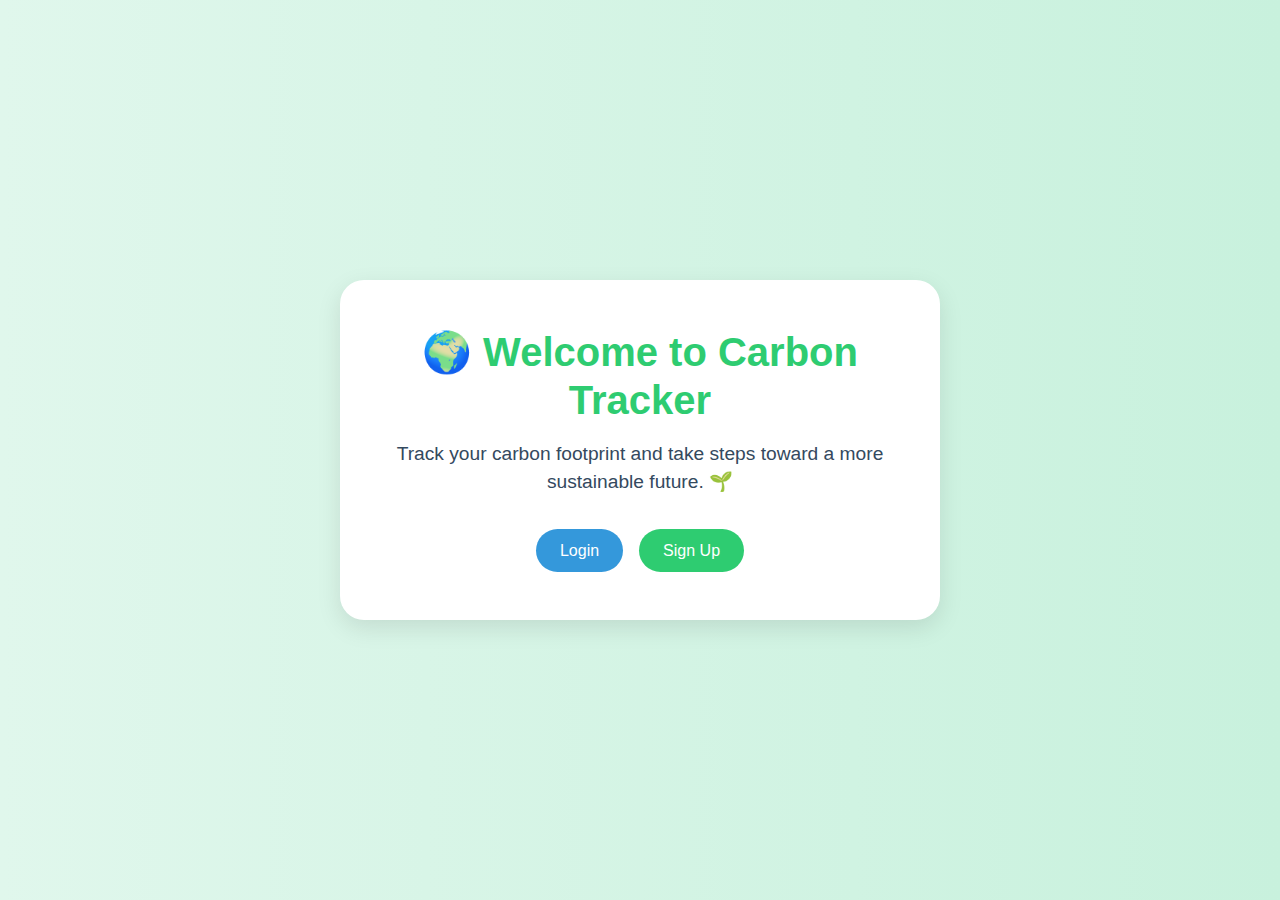
<file: new nexora/templates/index.html>
<!DOCTYPE html>
<html lang="en">
<head>
  <meta charset="UTF-8" />
  <meta name="viewport" content="width=device-width, initial-scale=1.0"/>
  <title>Carbon Tracker - Home</title>
  <link href="https://cdn.jsdelivr.net/npm/bootstrap@5.3.2/dist/css/bootstrap.min.css" rel="stylesheet">
  <style>
    body {
      background: linear-gradient(to right, #e0f7ec, #c8f1dd);
      font-family: 'Segoe UI', sans-serif;
      display: flex;
      align-items: center;
      justify-content: center;
      height: 100vh;
      margin: 0;
    }

    .home-container {
      background-color: #ffffff;
      padding: 3rem 2rem;
      border-radius: 1.5rem;
      box-shadow: 0 8px 24px rgba(0, 0, 0, 0.1);
      text-align: center;
      max-width: 600px;
      width: 90%;
    }

    h1 {
      color: #2ecc71;
      font-weight: 700;
      margin-bottom: 1rem;
    }

    p {
      font-size: 1.2rem;
      color: #34495e;
      margin-bottom: 2rem;
    }

    .btn-primary {
      background-color: #3498db;
      border: none;
      padding: 0.6rem 1.5rem;
      font-size: 1rem;
      border-radius: 30px;
    }

    .btn-primary:hover {
      background-color: #2980b9;
    }

    .btn-success {
      background-color: #2ecc71;
      border: none;
      padding: 0.6rem 1.5rem;
      font-size: 1rem;
      border-radius: 30px;
    }

    .btn-success:hover {
      background-color: #27ae60;
    }
  </style>
</head>
<body>
  <div class="home-container">
    <h1>🌍 Welcome to Carbon Tracker</h1>
    <p>Track your carbon footprint and take steps toward a more sustainable future. 🌱</p>
    
    <div class="d-flex justify-content-center gap-3">
      <a href="login.html" class="btn btn-primary">Login</a>
      <a href="signup.html" class="btn btn-success">Sign Up</a>
    </div>
  </div>

  <script src="https://cdn.jsdelivr.net/npm/bootstrap@5.3.2/dist/js/bootstrap.bundle.min.js"></script>
</body>
</html>
</file>
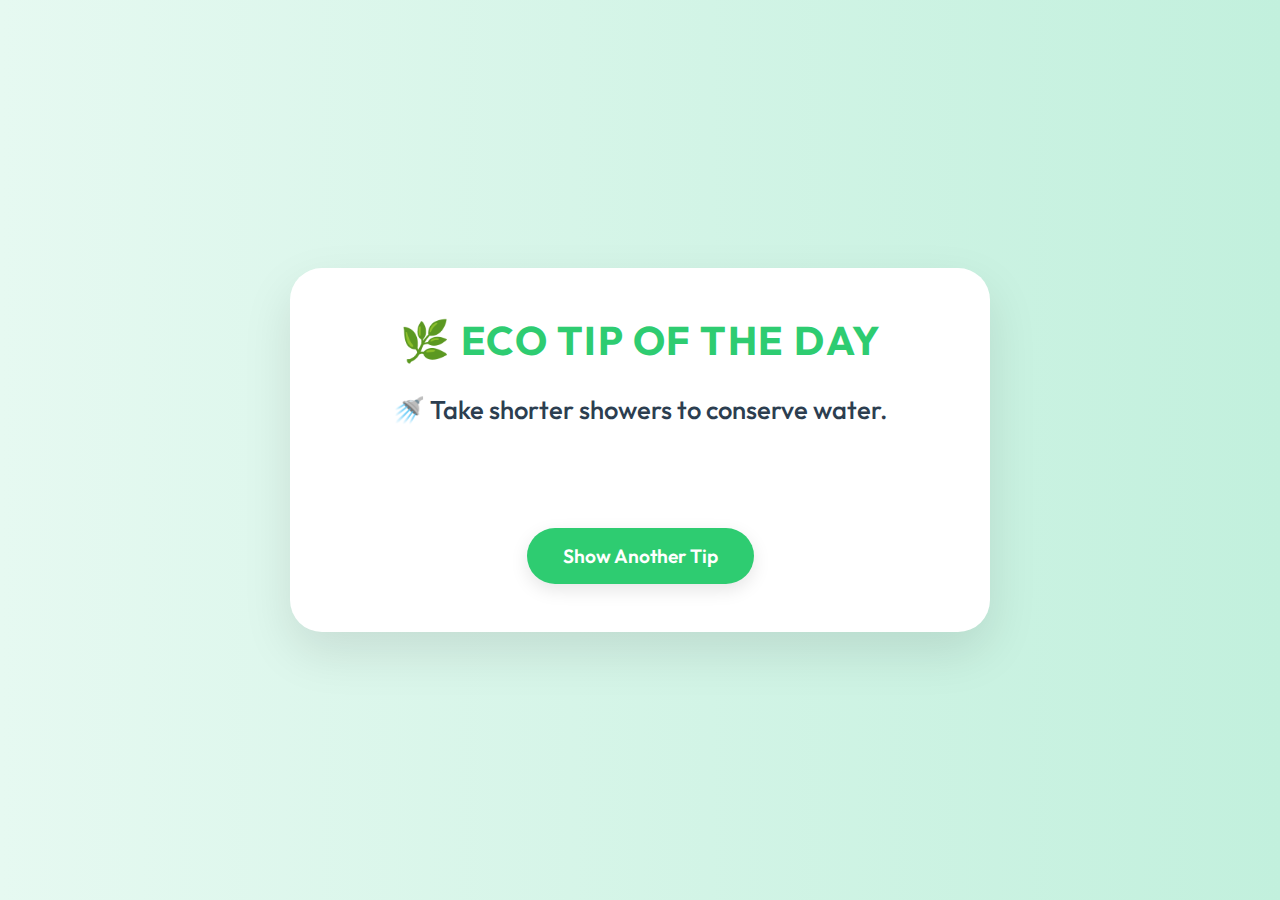
<file: new nexora/templates/eco-tips.html>
<!DOCTYPE html>
<html lang="en">
<head>
  <meta charset="UTF-8" />
  <meta name="viewport" content="width=device-width, initial-scale=1.0"/>
  <title>Eco Tips</title>
  <link href="https://cdn.jsdelivr.net/npm/bootstrap@5.3.2/dist/css/bootstrap.min.css" rel="stylesheet"/>
  <link href="https://fonts.googleapis.com/css2?family=Outfit:wght@400;600;700&display=swap" rel="stylesheet"/>
  <style>
    * {
      box-sizing: border-box;
    }

    body {
      background: linear-gradient(to right, #e6f9f1, #c2f0dd);
      font-family: 'Outfit', sans-serif;
      display: flex;
      align-items: center;
      justify-content: center;
      min-height: 100vh;
      padding: 20px;
      margin: 0;
    }

    .tip-card {
      background: #ffffff;
      border-radius: 2rem;
      padding: 3rem;
      max-width: 700px;
      width: 100%;
      text-align: center;
      box-shadow: 0 20px 50px rgba(0, 0, 0, 0.1);
      transition: transform 0.3s ease, box-shadow 0.3s ease;
      animation: fadeIn 0.6s ease-in-out;
    }

    .tip-card:hover {
      transform: translateY(-6px);
      box-shadow: 0 25px 60px rgba(0, 0, 0, 0.15);
    }

    @keyframes fadeIn {
      from {
        opacity: 0;
        transform: translateY(20px);
      }
      to {
        opacity: 1;
        transform: translateY(0);
      }
    }

    h1 {
      color: #2ecc71;
      margin-bottom: 1.5rem;
      font-weight: 700;
      font-size: 2.5rem;
      text-transform: uppercase;
      letter-spacing: 1.5px;
    }

    .eco-tip {
      font-size: 1.6rem;
      color: #2c3e50;
      margin-bottom: 2.5rem;
      min-height: 100px;
      font-weight: 500;
      line-height: 1.7;
    }

    .button {
      background-color: #2ecc71;
      color: white;
      border: none;
      padding: 14px 36px;
      font-size: 1.2rem;
      font-weight: 600;
      border-radius: 50px;
      transition: background-color 0.3s ease, transform 0.2s ease;
      cursor: pointer;
      box-shadow: 0 6px 18px rgba(0, 0, 0, 0.1);
    }

    .button:hover {
      background-color: #27ae60;
      transform: scale(1.03);
    }

    .button:active {
      transform: scale(0.97);
    }

    @media (max-width: 576px) {
      .tip-card {
        padding: 2rem;
      }

      h1 {
        font-size: 2rem;
      }

      .eco-tip {
        font-size: 1.3rem;
      }

      .button {
        font-size: 1rem;
        padding: 12px 28px;
      }
    }
  </style>
</head>
<body>
  <div class="tip-card">
    <h1>🌿 Eco Tip of the Day</h1>
    <p class="eco-tip" id="eco-tip">Loading tip...</p>
    <button class="button" onclick="showNewTip()">Show Another Tip</button>
  </div>

  <script>
    const ecoTips = [
      "🌳 Plant trees to offset your carbon footprint.",
      "🥦 Reduce meat consumption to lower emissions.",
      "🚲 Use public transport or bike to travel eco-friendly.",
      "♻ Reduce, reuse, and recycle whenever possible.",
      "💡 Switch to energy-efficient LED bulbs.",
      "🚿 Take shorter showers to conserve water.",
      "🔌 Unplug electronics when not in use.",
      "🛍 Carry a reusable bag when shopping.",
      "🧴 Use refillable water bottles instead of plastic ones.",
      "🌞 Utilize natural sunlight instead of lights during the day.",
      "🧼 Choose eco-friendly cleaning products.",
      "📱 Donate or recycle old electronics."
    ];

    function showNewTip() {
      const randomTip = ecoTips[Math.floor(Math.random() * ecoTips.length)];
      document.getElementById("eco-tip").innerText = randomTip;
    }

    document.addEventListener("DOMContentLoaded", showNewTip);
  </script>

  <script src="https://cdn.jsdelivr.net/npm/bootstrap@5.3.2/dist/js/bootstrap.bundle.min.js"></script>
</body>
</html>
</file>
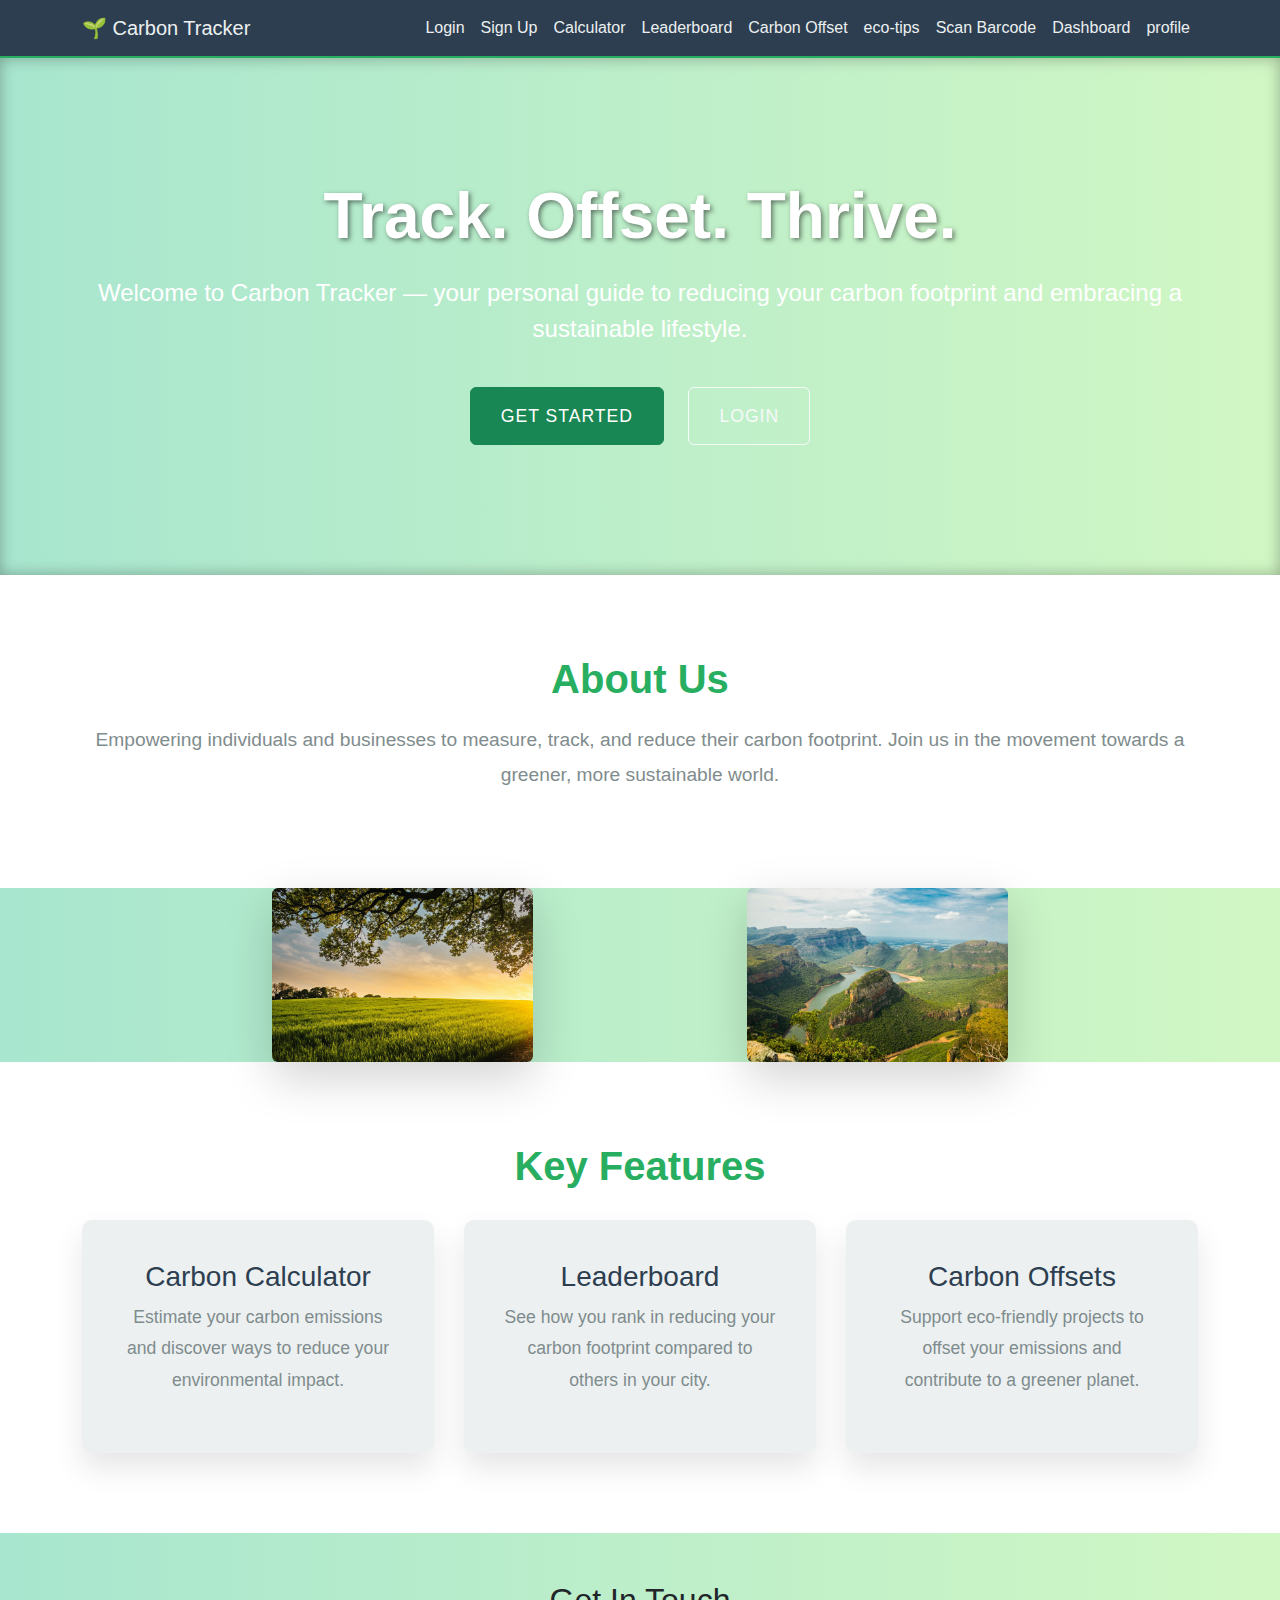
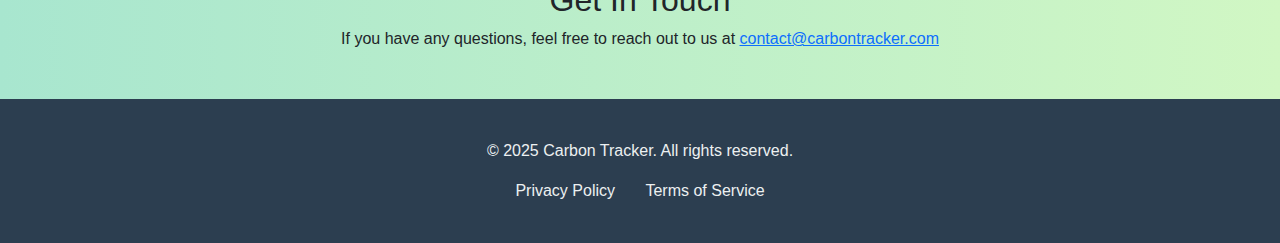
<file: new nexora/templates/home.html>
<!DOCTYPE html>
<html lang="en">
<head>
  <meta charset="UTF-8" />
  <meta name="viewport" content="width=device-width, initial-scale=1.0"/>
  <title>Home - Carbon Tracker</title>
  <link href="https://cdn.jsdelivr.net/npm/bootstrap@5.3.2/dist/css/bootstrap.min.css" rel="stylesheet">
  <style>
    body {
      background: linear-gradient(to right, #a8e6cf, #d1f7c4);
      font-family: 'Poppins', sans-serif;
      overflow-x: hidden;
    }
    .navbar {
      background-color: #2c3e50;
      border-bottom: 2px solid #27ae60;
    }
    .navbar-brand, .nav-link {
      color: #ecf0f1 !important;
    }
    .navbar-toggler-icon {
      background-color: #ecf0f1 !important;
    }
    .hero {
      padding: 120px 20px;
      text-align: center;
      color: #2c3e50;
      background: url('https://www.example.com/hero-background.jpg') no-repeat center center;
      background-size: cover;
      box-shadow: inset 0 0 15px rgba(0, 0, 0, 0.3);
    }
    .hero h1 {
      font-size: 4rem;
      margin-bottom: 20px;
      font-weight: bold;
      color: #ffffff;
      text-shadow: 2px 2px 5px rgba(0, 0, 0, 0.5);
    }
    .hero p {
      font-size: 1.5rem;
      color: #ffffff;
      margin-bottom: 30px;
    }
    .hero-buttons a {
      margin: 10px;
    }
    .about, .features {
      padding: 80px 0;
      background-color: #fff;
      text-align: center;
    }
    .about h2, .features h2 {
      font-size: 2.5rem;
      color: #27ae60;
      margin-bottom: 20px;
      font-weight: 600;
    }
    .about p, .features p {
      font-size: 1.2rem;
      color: #7f8c8d;
      line-height: 1.8;
    }
    .feature-list {
      display: grid;
      grid-template-columns: repeat(3, 1fr);
      gap: 30px;
      margin-top: 30px;
    }
    .feature-card {
      background-color: #ecf0f1;
      padding: 40px;
      border-radius: 10px;
      text-align: center;
      box-shadow: 0 15px 30px rgba(0, 0, 0, 0.1);
      transition: transform 0.3s ease, box-shadow 0.3s ease;
    }
    .feature-card:hover {
      transform: translateY(-10px);
      box-shadow: 0 20px 40px rgba(0, 0, 0, 0.2);
    }
    .footer {
      background-color: #2c3e50;
      color: #ecf0f1;
      padding: 40px 0;
    }
    .footer a {
      color: #ecf0f1;
      margin: 0 10px;
      text-decoration: none;
      transition: color 0.3s ease;
    }
    .footer a:hover {
      color: #27ae60;
    }
    .feature-card h3 {
      font-size: 1.75rem;
      color: #2c3e50;
    }
    .feature-card p {
      font-size: 1.1rem;
      color: #7f8c8d;
    }
    .hero-buttons a {
      padding: 15px 30px;
      font-size: 1.1rem;
      text-transform: uppercase;
      letter-spacing: 1px;
    }
  </style>
</head>
<body>

  <!-- Navbar -->
  <nav class="navbar navbar-expand-lg navbar-dark">
    <div class="container">
      <a class="navbar-brand" href="home.html">🌱 Carbon Tracker</a>
      <button class="navbar-toggler" type="button" data-bs-toggle="collapse" data-bs-target="#navbarNav">
        <span class="navbar-toggler-icon bg-light rounded"></span>
      </button>
      <div class="collapse navbar-collapse" id="navbarNav">
        <ul class="navbar-nav ms-auto">
          <li class="nav-item"><a class="nav-link" href="login.html">Login</a></li>
          <li class="nav-item"><a class="nav-link" href="signup.html">Sign Up</a></li>
          <li class="nav-item"><a class="nav-link" href="calculator.html">Calculator</a></li>
          <li class="nav-item"><a class="nav-link" href="leaderboard.html">Leaderboard</a></li>
          <li class="nav-item"><a class="nav-link" href="offset.html">Carbon Offset</a></li>
          <li class="nav-item"><a class="nav-link" href="eco-tips.html">eco-tips</a></li>
          <li class="nav-item"><a class="nav-link" href="/static/barcode-scanner.html">Scan Barcode</a></li>
          <li class="nav-item"><a class="nav-link" href="dashboard.html">Dashboard</a></li>
          <li class="nav-item"><a class="nav-link" href="profile.html">profile</a></li>
        </ul>
      </div>
    </div>
  </nav>

  <!-- Hero Section -->
  <div class="hero">
    <div class="container">
      <h1>Track. Offset. Thrive.</h1>
      <p>Welcome to Carbon Tracker — your personal guide to reducing your carbon footprint and embracing a sustainable lifestyle.</p>
      <div class="hero-buttons">
        <a href="signup.html" class="btn btn-success">Get Started</a>
        <a href="login.html" class="btn btn-outline-light">Login</a>
      </div>
    </div>
  </div>

  <!-- About Section -->
  <div class="about">
    <div class="container">
      <h2>About Us</h2>
      <p>
        Empowering individuals and businesses to measure, track, and reduce their carbon footprint. Join us in the movement towards a greener, more sustainable world.
      </p>
    </div>
  </div>
  
<!-- Image Section -->
<!-- Image Section -->
<!-- Image Section -->
<div class="image-section">
  <div class="container text-center">
    <div class="row justify-content-evenly g-4"> <!-- Added justify-content-evenly for even spacing -->
      <div class="col-md-3 d-flex justify-content-center align-items-center">
        <img src="vovo1.jpg" alt="Eco-friendly Solutions" class="img-fluid rounded shadow-lg">
      </div>
      <div class="col-md-3 d-flex justify-content-center align-items-center">
        <img src="vovo2.jpg" alt="Sustainable Future" class="img-fluid rounded shadow-lg">
      </div>
    </div>
  </div>
</div>




  <!-- Features Section -->
  <div class="features">
    <div class="container">
      <h2>Key Features</h2>
      <div class="feature-list">
        <div class="feature-card">
          <h3>Carbon Calculator</h3>
          <p>Estimate your carbon emissions and discover ways to reduce your environmental impact.</p>
        </div>
        <div class="feature-card">
          <h3>Leaderboard</h3>
          <p>See how you rank in reducing your carbon footprint compared to others in your city.</p>
        </div>
        <div class="feature-card">
          <h3>Carbon Offsets</h3>
          <p>Support eco-friendly projects to offset your emissions and contribute to a greener planet.</p>
        </div>
      </div>
    </div>
  </div>

  <!-- Contact Section -->
  <div class="container text-center my-5">
    <h2>Get In Touch</h2>
    <p>If you have any questions, feel free to reach out to us at <a href="mailto:contact@carbontracker.com">contact@carbontracker.com</a></p>
  </div>

  <!-- Footer Section -->
  <footer class="footer text-center">
    <div class="container">
      <p>&copy; 2025 Carbon Tracker. All rights reserved.</p>
      <div>
        <a href="#" class="me-3">Privacy Policy</a>
        <a href="#">Terms of Service</a>
      </div>
    </div>
  </footer>

  <script src="https://cdn.jsdelivr.net/npm/bootstrap@5.3.2/dist/js/bootstrap.bundle.min.js"></script>
</body>
</html>
</file>
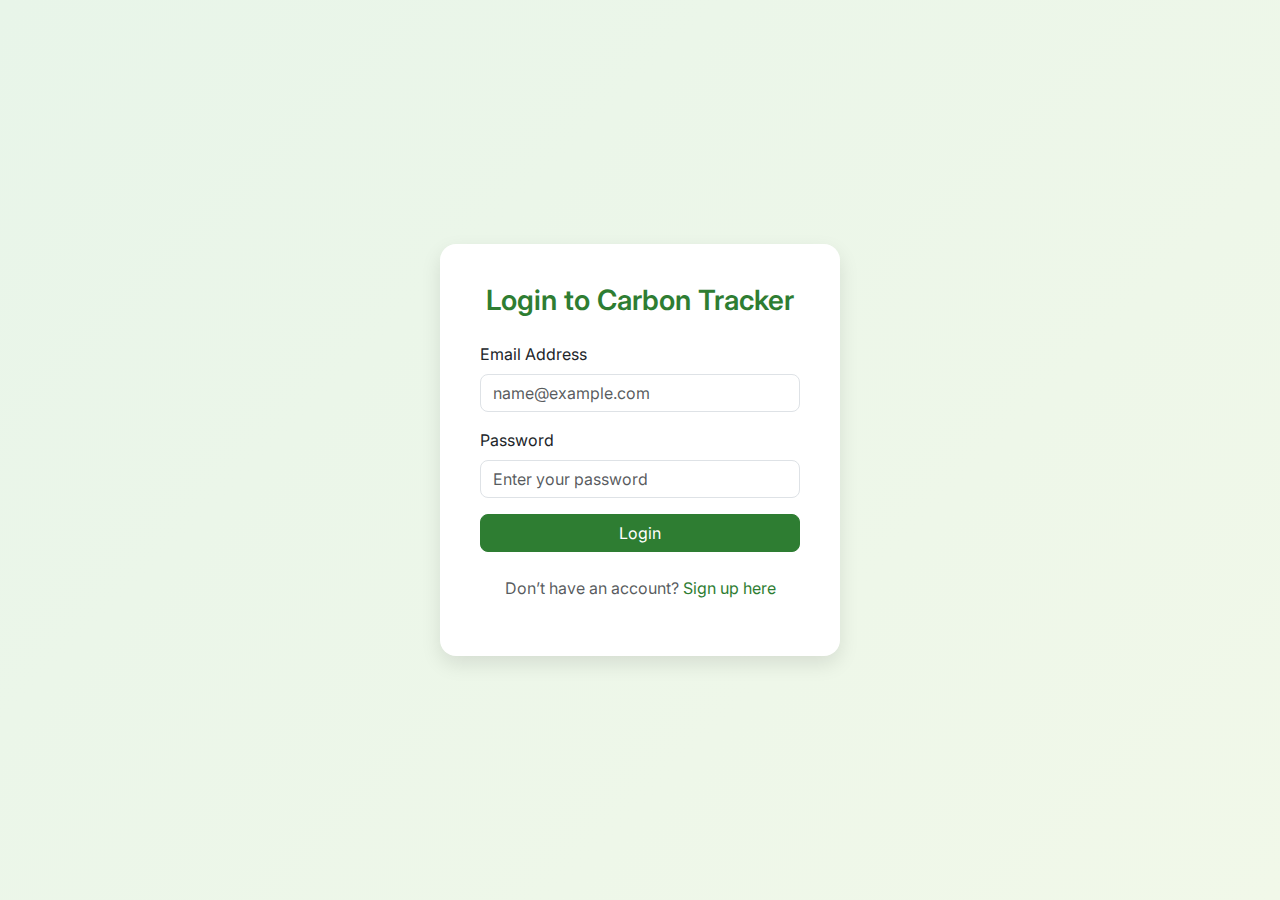
<file: new nexora/templates/login.html>
<!DOCTYPE html>
<html lang="en">
<head>
  <meta charset="UTF-8" />
  <meta name="viewport" content="width=device-width, initial-scale=1.0"/>
  <title>Login | Carbon Tracker</title>
  <link href="https://cdn.jsdelivr.net/npm/bootstrap@5.3.2/dist/css/bootstrap.min.css" rel="stylesheet">
  <link href="https://fonts.googleapis.com/css2?family=Inter:wght@400;600&display=swap" rel="stylesheet">
  <style>
    body {
      font-family: 'Inter', sans-serif;
      background: linear-gradient(135deg, #e8f5e9, #f1f8e9);
      min-height: 100vh;
      display: flex;
      align-items: center;
      justify-content: center;
    }
    .login-box {
      background: #ffffff;
      padding: 2.5rem;
      border-radius: 1rem;
      box-shadow: 0 8px 20px rgba(0, 0, 0, 0.1);
      width: 100%;
      max-width: 400px;
    }
    .login-box h1 {
      font-weight: 600;
      font-size: 1.75rem;
      margin-bottom: 1.5rem;
      text-align: center;
      color: #2e7d32;
    }
    .form-control {
      border-radius: 0.5rem;
    }
    .btn-primary {
      background-color: #2e7d32;
      border-color: #2e7d32;
      border-radius: 0.5rem;
    }
    .btn-primary:hover {
      background-color: #1b5e20;
      border-color: #1b5e20;
    }
    .text-muted a {
      color: #2e7d32;
      text-decoration: none;
    }
    .text-muted a:hover {
      text-decoration: underline;
    }
  </style>
</head>
<body>
  <div class="login-box">
    <h1>Login to Carbon Tracker</h1>
    <form id="loginForm">
      <div class="mb-3">
        <label for="email" class="form-label">Email Address</label>
        <input type="email" class="form-control" id="email" placeholder="name@example.com" required />
      </div>
      <div class="mb-3">
        <label for="password" class="form-label">Password</label>
        <input type="password" class="form-control" id="password" placeholder="Enter your password" required />
      </div>
      <button type="submit" class="btn btn-primary w-100">Login</button>
    </form>
    <p class="text-muted text-center mt-4">
      Don’t have an account?
      <a href="signup.html">Sign up here</a>
    </p>
  </div>

  <script src="https://cdn.jsdelivr.net/npm/bootstrap@5.3.2/dist/js/bootstrap.bundle.min.js"></script>
</body>
</html>
</file>
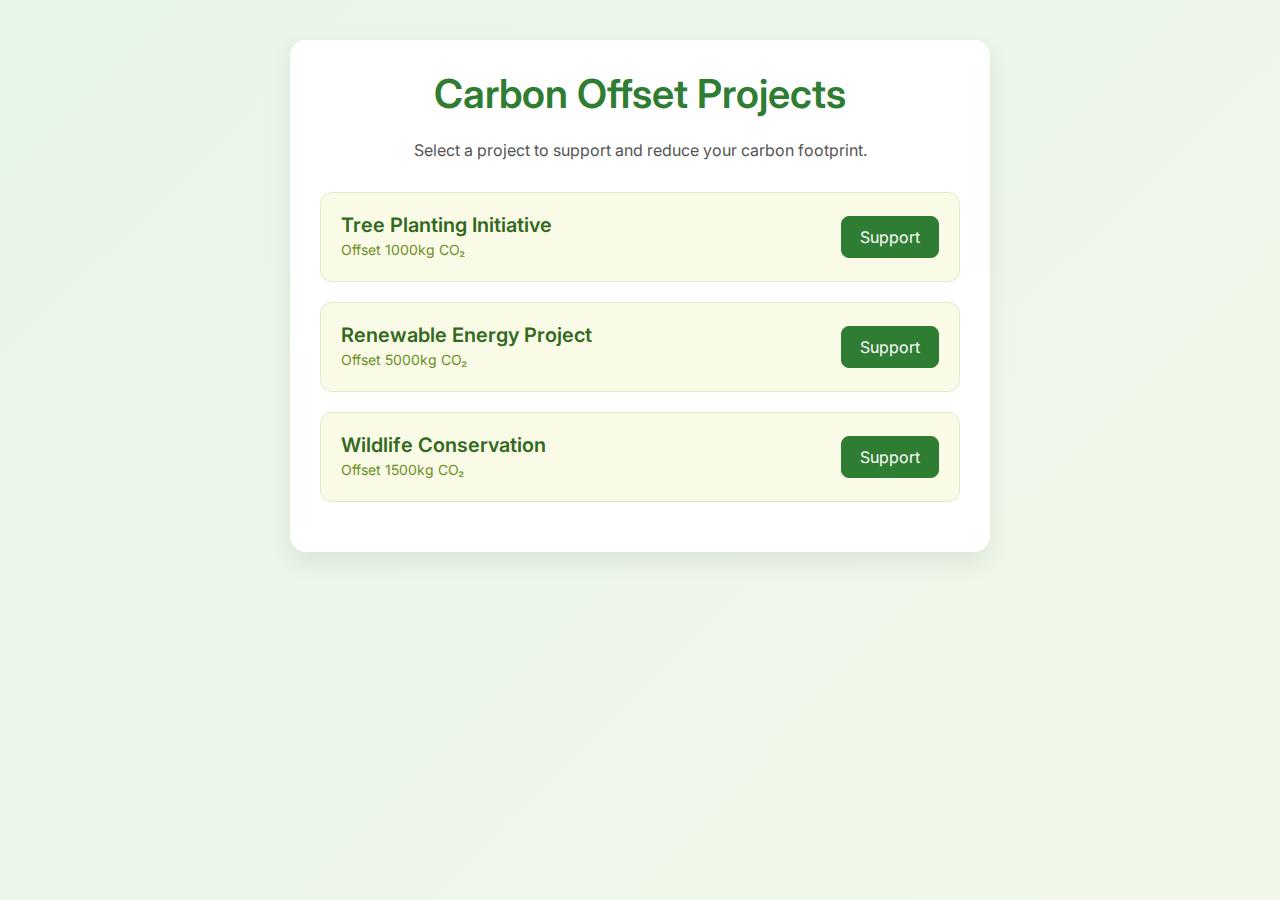
<file: new nexora/templates/offset.html>
<!DOCTYPE html>
<html lang="en">
<head>
  <meta charset="UTF-8" />
  <meta name="viewport" content="width=device-width, initial-scale=1.0" />
  <title>Carbon Offset Projects</title>
  <link href="https://cdn.jsdelivr.net/npm/bootstrap@5.3.2/dist/css/bootstrap.min.css" rel="stylesheet" />
  <link href="https://fonts.googleapis.com/css2?family=Inter:wght@400;600&display=swap" rel="stylesheet" />
  <style>
    body {
      font-family: 'Inter', sans-serif;
      background: linear-gradient(135deg, #e8f5e9, #f1f8e9);
      min-height: 100vh;
      padding: 40px 15px;
    }

    .container {
      max-width: 700px;
      margin: auto;
      background-color: #fff;
      padding: 30px;
      border-radius: 1rem;
      box-shadow: 0 10px 25px rgba(0, 0, 0, 0.08);
    }

    h1 {
      font-weight: 600;
      color: #2e7d32;
      text-align: center;
      margin-bottom: 20px;
    }

    p {
      text-align: center;
      color: #555;
      margin-bottom: 30px;
    }

    .project-card {
      border: 1px solid #dcedc8;
      border-radius: 12px;
      padding: 20px;
      margin-bottom: 20px;
      transition: transform 0.2s ease, box-shadow 0.2s ease;
      background-color: #f9fbe7;
    }

    .project-card:hover {
      transform: translateY(-4px);
      box-shadow: 0 8px 20px rgba(0, 0, 0, 0.1);
    }

    .project-info {
      display: flex;
      justify-content: space-between;
      align-items: center;
      flex-wrap: wrap;
    }

    .project-info h5 {
      margin: 0;
      color: #33691e;
      font-weight: 600;
    }

    .project-info small {
      color: #6b8e23;
    }

    .btn-support {
      background-color: #2e7d32;
      border-color: #2e7d32;
      color: white;
      border-radius: 8px;
      padding: 8px 18px;
    }

    .btn-support:hover {
      background-color: #1b5e20;
      border-color: #1b5e20;
    }
  </style>
</head>
<body>
  <div class="container">
    <h1>Carbon Offset Projects</h1>
    <p>Select a project to support and reduce your carbon footprint.</p>

    <div id="project-list"></div>
  </div>

  <script>
    const projects = [
      { name: "Tree Planting Initiative", impact: "Offset 1000kg CO₂", page: "plant.html" },
      { name: "Renewable Energy Project", impact: "Offset 5000kg CO₂", page: "renewable.html" },
      { name: "Wildlife Conservation", impact: "Offset 1500kg CO₂", page: "wildlife.html" },
    ];

    const projectList = document.getElementById("project-list");

    projects.forEach((project) => {
      const div = document.createElement("div");
      div.classList.add("project-card");

      div.innerHTML = `
        <div class="project-info">
          <div>
            <h5>${project.name}</h5>
            <small>${project.impact}</small>
          </div>
          <button class="btn btn-support" onclick="supportProject('${project.page}')">Support</button>
        </div>
      `;

      projectList.appendChild(div);
    });

    function supportProject(page) {
      window.location.href = page; // Redirect to the specific project page
    }
  </script>

  <script src="https://cdn.jsdelivr.net/npm/bootstrap@5.3.2/dist/js/bootstrap.bundle.min.js"></script>
</body>
</html>
</file>
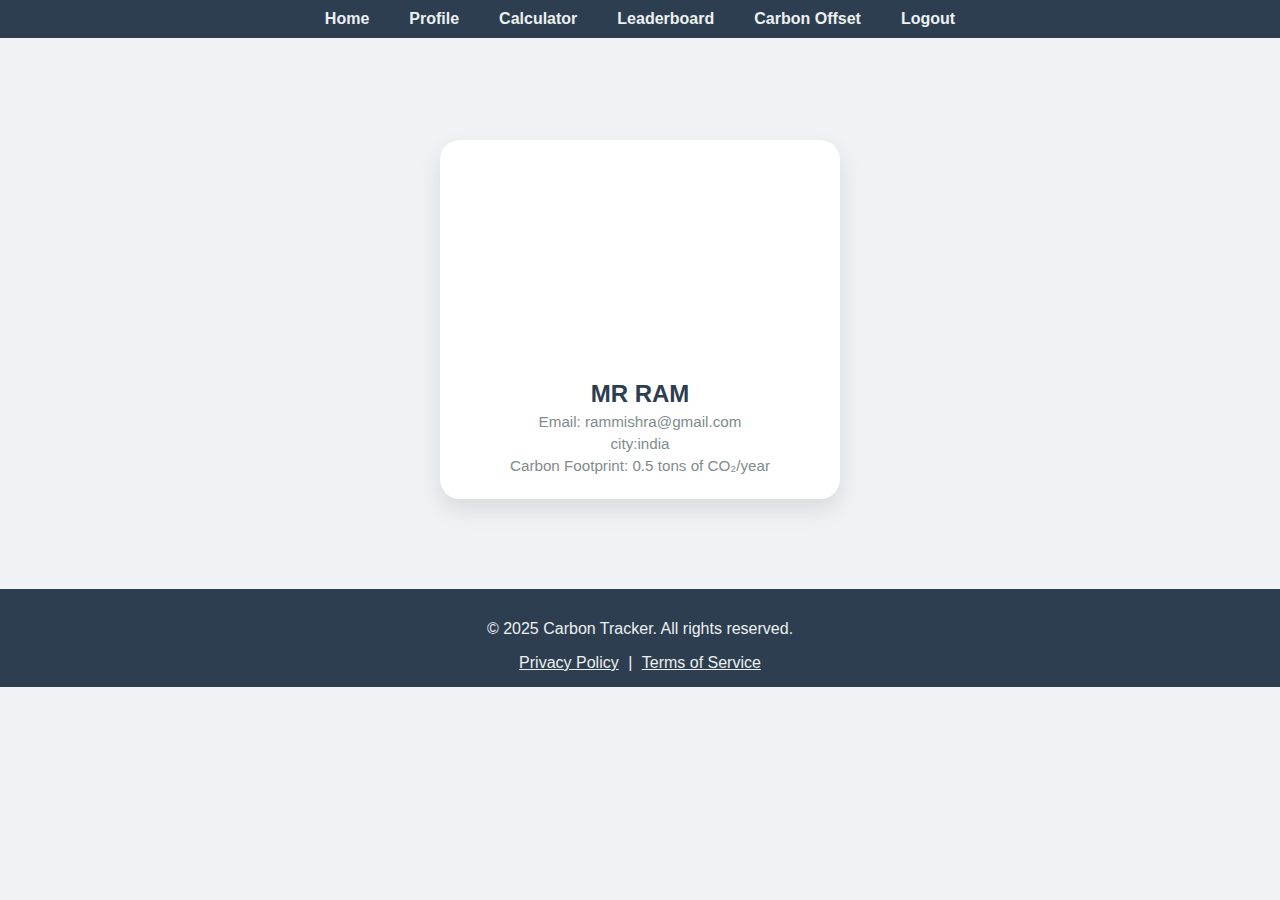
<file: new nexora/templates/profile.html>
<!DOCTYPE html>
<html lang="en">
<head>
  <meta charset="UTF-8" />
  <meta name="viewport" content="width=device-width, initial-scale=1.0"/>
  <title>Profile - Carbon Tracker</title>

  <style>
    body {
      margin: 0;
      font-family: 'Segoe UI', Tahoma, Geneva, Verdana, sans-serif;
      background: #f0f2f5;
      color: #333;
    }

    .navbar {
      background-color: #2c3e50;
      position: fixed;
      width: 100%;
      top: 0;
      left: 0;
      z-index: 1000;
      padding: 10px 0;
    }

    .navbar ul {
      display: flex;
      justify-content: center;
      padding: 0;
      margin: 0;
    }

    .navbar li {
      list-style: none;
      margin: 0 20px;
    }

    .navbar a {
      color: #ecf0f1;
      text-decoration: none;
      font-size: 16px;
      font-weight: bold;
    }

    .navbar a:hover {
      color: #3498db;
    }

    .profile-container {
      margin-top: 100px;
      display: flex;
      justify-content: center;
      align-items: center;
      padding: 40px 20px;
    }

    .profile-card {
      position: relative;
      background: #fff;
      width: 100%;
      max-width: 400px;
      border-radius: 20px;
      box-shadow: 0 10px 25px rgba(0, 0, 0, 0.1);
      overflow: hidden;
      z-index: 1;
    }

    .card-header {
      height: 150px;
      background-image: url('https://images.unsplash.com/photo-1506744038136-46273834b3fb?auto=format&fit=crop&w=800&q=60');
      background-size: cover;
      background-position: center;
      position: relative;
      z-index: 1;
    }

    .avatar {
      position: absolute;
      top: 100px;
      left: 50%;
      transform: translateX(-50%);
      width: 100px;
      height: 100px;
      border-radius: 50%;
      border: 4px solid white;
      background-image: url('https://i.pravatar.cc/100');
      background-size: cover;
      background-position: center;
      z-index: 2;
    }

    .card-body {
      margin-top: 60px;
      text-align: center;
      padding: 20px;
    }

    .card-body h2 {
      margin: 10px 0 5px;
      font-size: 1.5rem;
      color: #2c3e50;
    }

    .card-body p {
      font-size: 0.95rem;
      color: #7f8c8d;
      margin: 5px 0;
    }

    .footer {
      background-color: #2c3e50;
      color: #ecf0f1;
      padding: 15px;
      text-align: center;
      margin-top: 50px;
    }

    .footer a {
      color: #ecf0f1;
      text-decoration: underline;
      margin: 0 5px;
    }
  </style>
</head>
<body>

  <!-- Navbar -->
  <nav class="navbar">
    <ul>
      <li><a href="home.html">Home</a></li>
      <li><a href="profile.html">Profile</a></li>
      <li><a href="calculator.html">Calculator</a></li>
      <li><a href="leaderboard.html">Leaderboard</a></li>
      <li><a href="offset.html">Carbon Offset</a></li>
      <li><a href="logout.html">Logout</a></li>
    </ul>
  </nav>

  <!-- Profile Card -->
  <div class="profile-container">
    <div class="profile-card">
      <div class="card-header"></div>
      <div class="avatar"></div>
      <div class="card-body">
        <h2>MR RAM</h2>
        <p>Email: rammishra@gmail.com</p>
        <p>city:india</p>
        <p>Carbon Footprint: 0.5 tons of CO₂/year</p>
      </div>
    </div>
  </div>

  <!-- Footer -->
  <footer class="footer">
    <p>&copy; 2025 Carbon Tracker. All rights reserved.</p>
    <a href="privacy.html">Privacy Policy</a> |
    <a href="terms.html">Terms of Service</a>
  </footer>

</body>
</html>
</file>
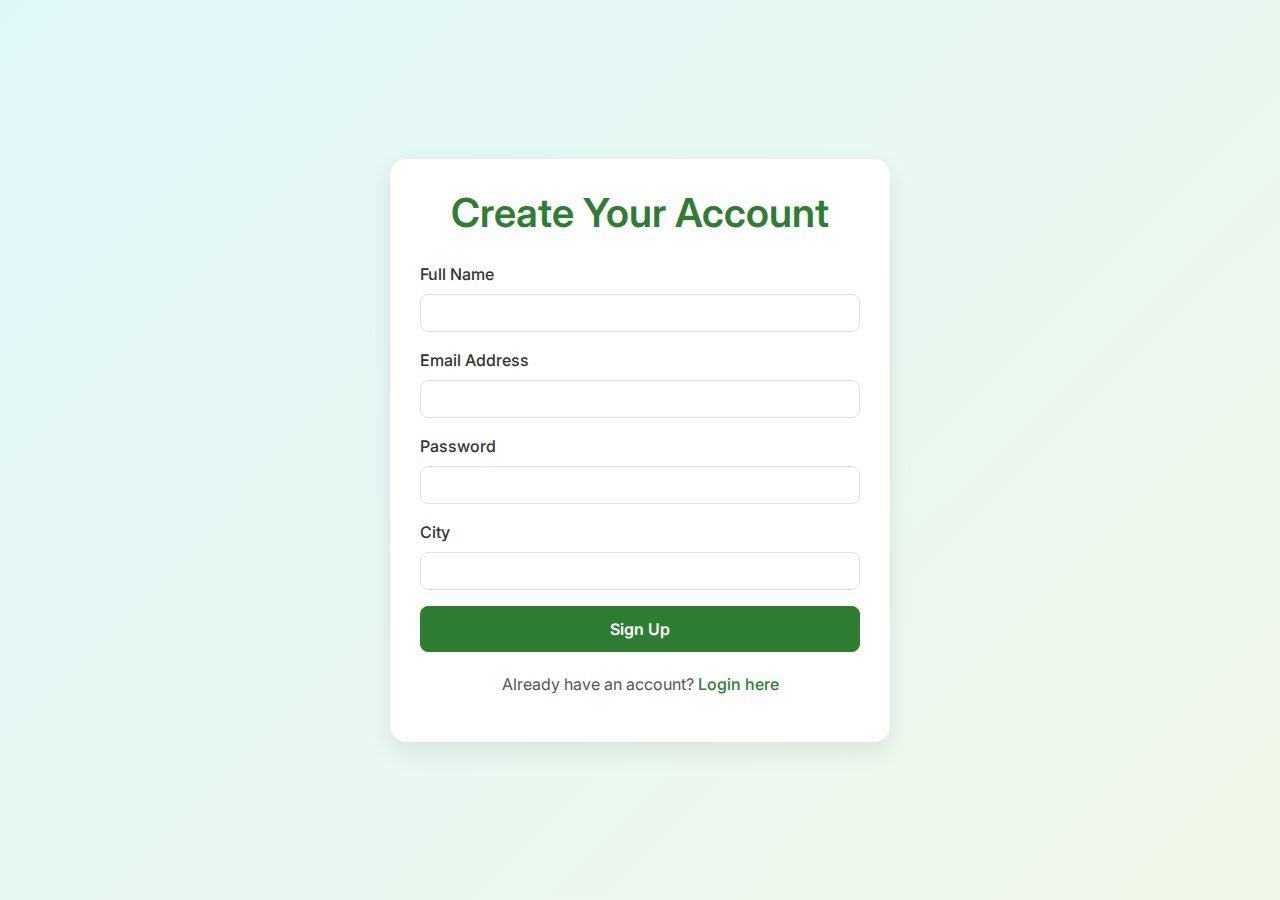
<file: new nexora/templates/signup.html>
<!DOCTYPE html>
<html lang="en">
<head>
  <meta charset="UTF-8" />
  <meta name="viewport" content="width=device-width, initial-scale=1.0"/>
  <title>Sign Up - Carbon Tracker</title>
  <link href="https://cdn.jsdelivr.net/npm/bootstrap@5.3.2/dist/css/bootstrap.min.css" rel="stylesheet">
  <link href="https://fonts.googleapis.com/css2?family=Inter:wght@400;600&display=swap" rel="stylesheet">
  <style>
    body {
      font-family: 'Inter', sans-serif;
      background: linear-gradient(135deg, #e0f7fa, #f1f8e9);
      min-height: 100vh;
      display: flex;
      align-items: center;
      justify-content: center;
      padding: 20px;
    }

    .signup-card {
      background-color: white;
      border-radius: 1rem;
      box-shadow: 0 10px 25px rgba(0, 0, 0, 0.08);
      padding: 30px;
      max-width: 500px;
      width: 100%;
    }

    h1 {
      font-weight: 600;
      color: #2e7d32;
      text-align: center;
      margin-bottom: 25px;
    }

    label {
      font-weight: 500;
      color: #333;
    }

    .form-control {
      border-radius: 8px;
    }

    .btn-signup {
      background-color: #2e7d32;
      border-color: #2e7d32;
      color: white;
      padding: 10px;
      font-weight: 600;
      border-radius: 8px;
      transition: background-color 0.3s ease;
    }

    .btn-signup:hover {
      background-color: #1b5e20;
      border-color: #1b5e20;
    }

    .footer-text {
      text-align: center;
      margin-top: 20px;
      color: #555;
    }

    .footer-text a {
      color: #2e7d32;
      font-weight: 500;
      text-decoration: none;
    }

    .footer-text a:hover {
      text-decoration: underline;
    }
  </style>
</head>
<body>
  <div class="signup-card">
    <h1>Create Your Account</h1>
    <form id="signupForm">
      <div class="mb-3">
        <label for="name" class="form-label">Full Name</label>
        <input type="text" class="form-control" id="name" required />
      </div>
      <div class="mb-3">
        <label for="email" class="form-label">Email Address</label>
        <input type="email" class="form-control" id="email" required />
      </div>
      <div class="mb-3">
        <label for="password" class="form-label">Password</label>
        <input type="password" class="form-control" id="password" required />
      </div>
      <div class="mb-3">
        <label for="city" class="form-label">City</label>
        <input type="text" class="form-control" id="city" required />
      </div>
      <button type="submit" class="btn btn-signup w-100">Sign Up</button>
    </form>
    <p class="footer-text">
      Already have an account? <a href="login.html">Login here</a>
    </p>
  </div>

  <script src="https://cdn.jsdelivr.net/npm/bootstrap@5.3.2/dist/js/bootstrap.bundle.min.js"></script>
</body>
</html>
</file>
